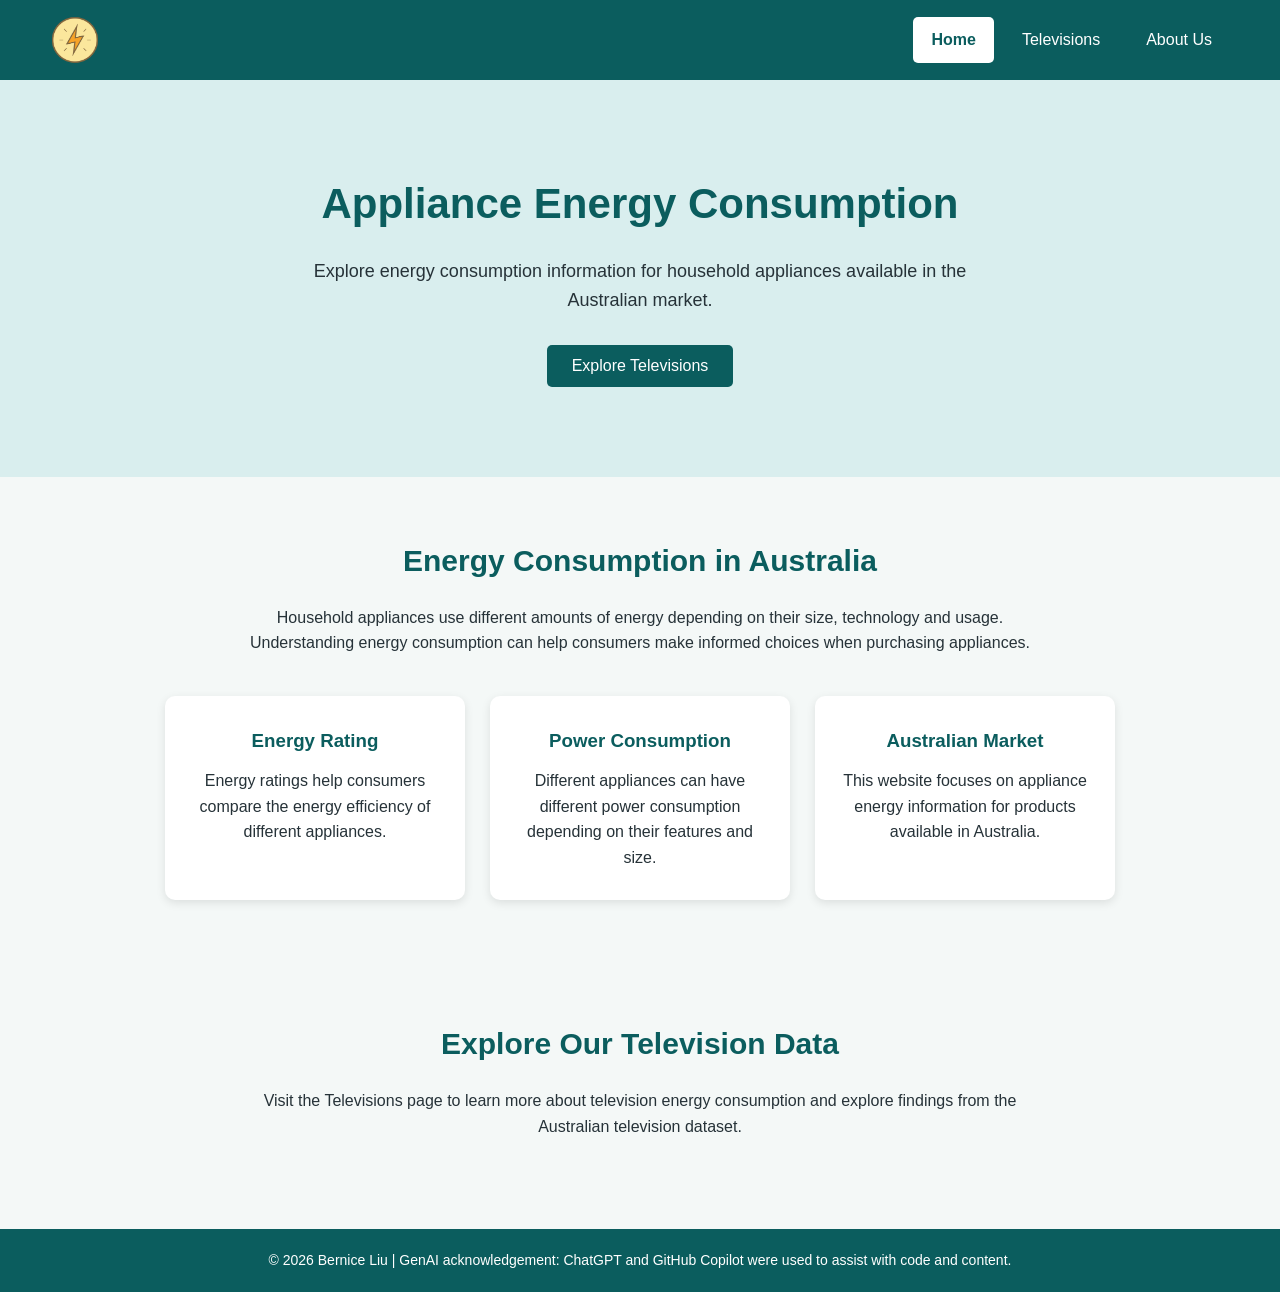
<file: index.html>
<!DOCTYPE html>
<html lang="en">

<head>
    <meta charset="UTF-8">
    <meta name="viewport" content="width=device-width, initial-scale=1.0">

    <title>Appliance Energy Consumption</title>

    <link rel="stylesheet" href="styles.css">
</head>

<body>

<header>
    <nav class="navbar">

        <a href="index.html" class="logo">
            <img src="PowerIcon.png" alt="Power logo">
        </a>

        <!-- Navigation links -->
        <div class="nav-links">

            <a href="index.html" class="nav-link">
                Home
            </a>

            <a href="televisions.html" class="nav-link">
                Televisions
            </a>

            <a href="about.html" class="nav-link">
                About Us
            </a>

        </div>

    </nav>
</header>


<main>

    <!-- Homepage introduction -->
    <section class="hero">

        <h1>Appliance Energy Consumption</h1>

        <p>
            Explore energy consumption information for household
            appliances available in the Australian market.
        </p>

        <button onclick="exploreTelevisions()">
            Explore Televisions
        </button>

    </section>


    <!-- General energy information -->
    <section class="content">

        <h2>Energy Consumption in Australia</h2>

        <p>
            Household appliances use different amounts of energy
            depending on their size, technology and usage. Understanding
            energy consumption can help consumers make informed choices
            when purchasing appliances.
        </p>


        <div class="cards">

            <div class="card">

                <h3>Energy Rating</h3>

                <p>
                    Energy ratings help consumers compare the energy
                    efficiency of different appliances.
                </p>

            </div>


            <div class="card">

                <h3>Power Consumption</h3>

                <p>
                    Different appliances can have different power
                    consumption depending on their features and size.
                </p>

            </div>


            <div class="card">

                <h3>Australian Market</h3>

                <p>
                    This website focuses on appliance energy information
                    for products available in Australia.
                </p>

            </div>

        </div>

    </section>


    <!-- Television data preview -->
    <section class="content">

        <h2>Explore Our Television Data</h2>

        <p>
            Visit the Televisions page to learn more about television
            energy consumption and explore findings from the Australian
            television dataset.
        </p>

    </section>

</main>


<!-- Footer -->
<footer>

    <p>
        &copy; 2026 Bernice Liu | GenAI acknowledgement:
        ChatGPT and GitHub Copilot were used to assist with code and content.
    </p>

</footer>


<script src="script.js"></script>

</body>
</html>
</file>
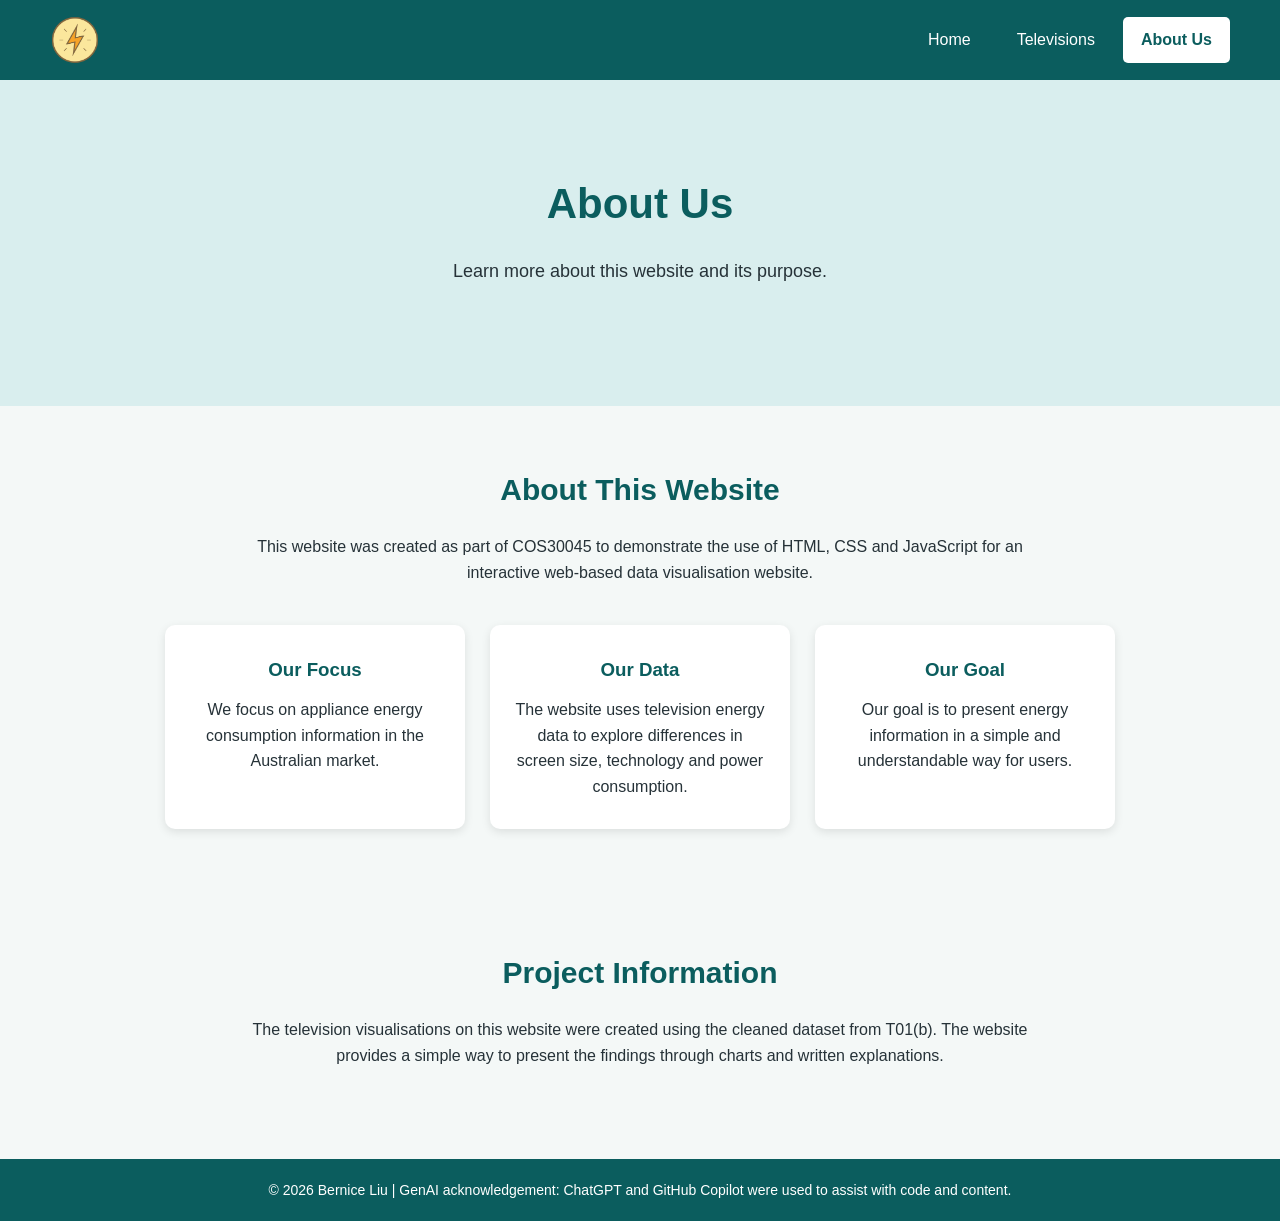
<file: about.html>
<!DOCTYPE html>
<html lang="en">

<head>

    <meta charset="UTF-8">
    <meta name="viewport" content="width=device-width, initial-scale=1.0">

    <title>About Us - Appliance Energy Consumption</title>

    <link rel="stylesheet" href="styles.css">

</head>


<body>

<header>

    <nav class="navbar">

        <a href="index.html" class="logo">
            <img src="PowerIcon.png" alt="Power logo">
        </a>


        <!-- Navigation links -->
        <div class="nav-links">

            <a href="index.html" class="nav-link">
                Home
            </a>

            <a href="televisions.html" class="nav-link">
                Televisions
            </a>

            <a href="about.html" class="nav-link">
                About Us
            </a>

        </div>

    </nav>

</header>


<main>

    <!-- About introduction -->
    <section class="hero">

        <h1>About Us</h1>

        <p>
            Learn more about this website and its purpose.
        </p>

    </section>


    <!-- About the website -->
    <section class="content">

        <h2>About This Website</h2>

        <p>
            This website was created as part of COS30045 to demonstrate
            the use of HTML, CSS and JavaScript for an interactive
            web-based data visualisation website.
        </p>


        <div class="cards">

            <div class="card">

                <h3>Our Focus</h3>

                <p>
                    We focus on appliance energy consumption information
                    in the Australian market.
                </p>

            </div>


            <div class="card">

                <h3>Our Data</h3>

                <p>
                    The website uses television energy data to explore
                    differences in screen size, technology and power
                    consumption.
                </p>

            </div>


            <div class="card">

                <h3>Our Goal</h3>

                <p>
                    Our goal is to present energy information in a
                    simple and understandable way for users.
                </p>

            </div>

        </div>

    </section>


    <!-- Website information -->
    <section class="content">

        <h2>Project Information</h2>

        <p>
            The television visualisations on this website were created
            using the cleaned dataset from T01(b). The website provides
            a simple way to present the findings through charts and
            written explanations.
        </p>

    </section>

</main>


<!-- Footer -->
<footer>

    <p>
        &copy; 2026 Bernice Liu | GenAI acknowledgement:
        ChatGPT and GitHub Copilot were used to assist with code and content.
    </p>

</footer>


<script src="script.js"></script>

</body>
</html>
</file>
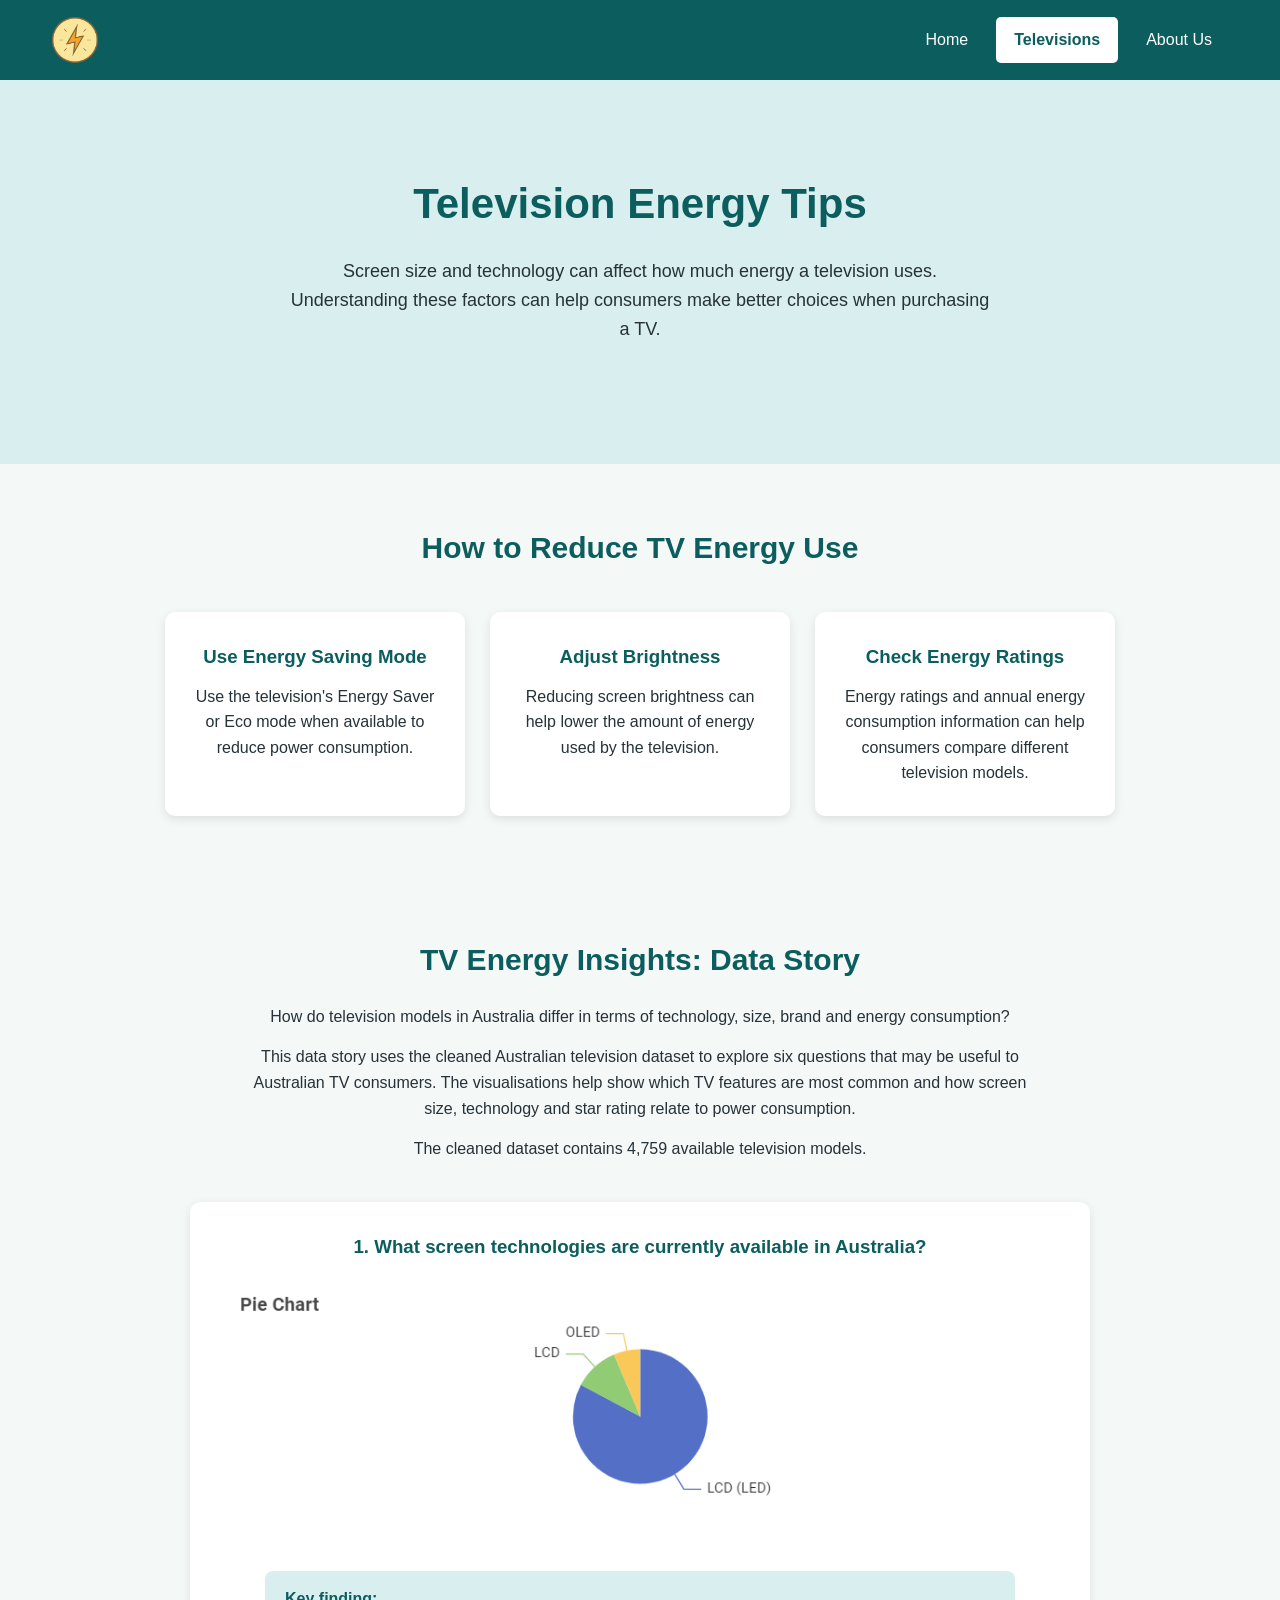
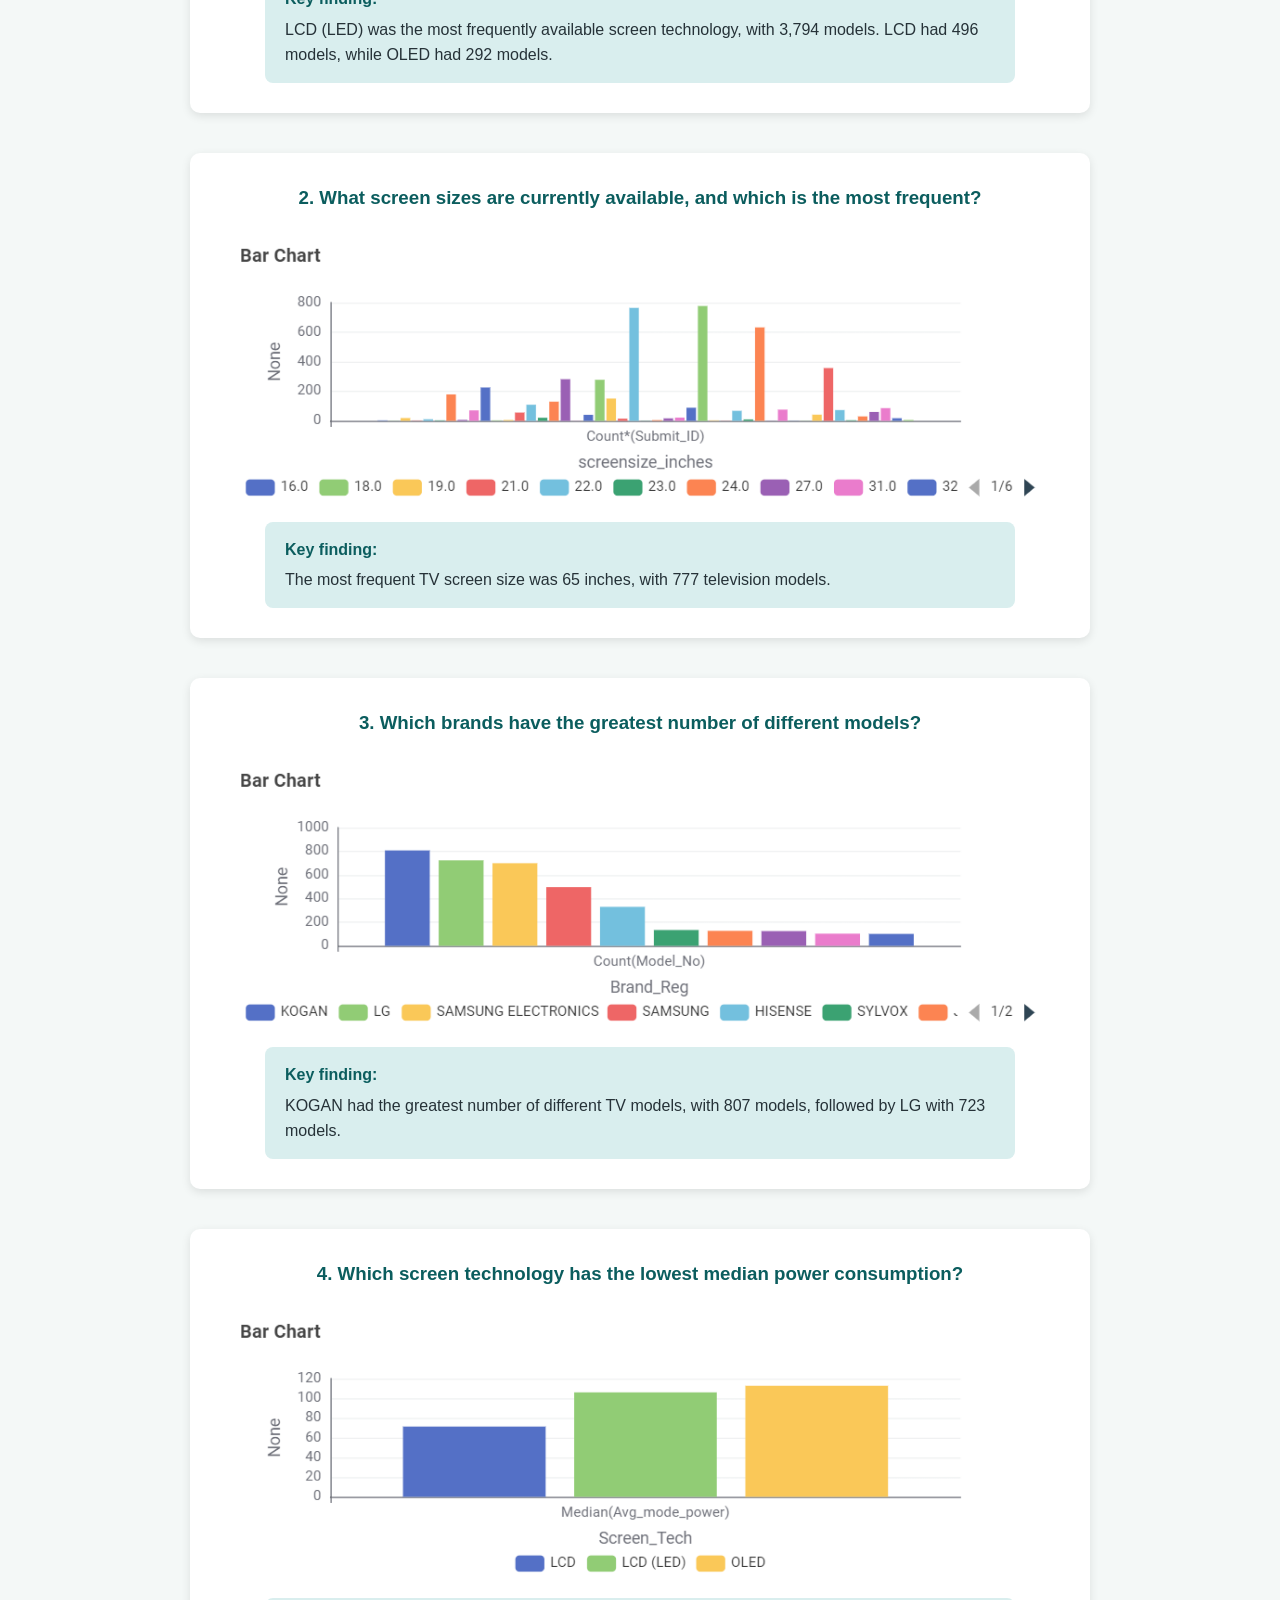
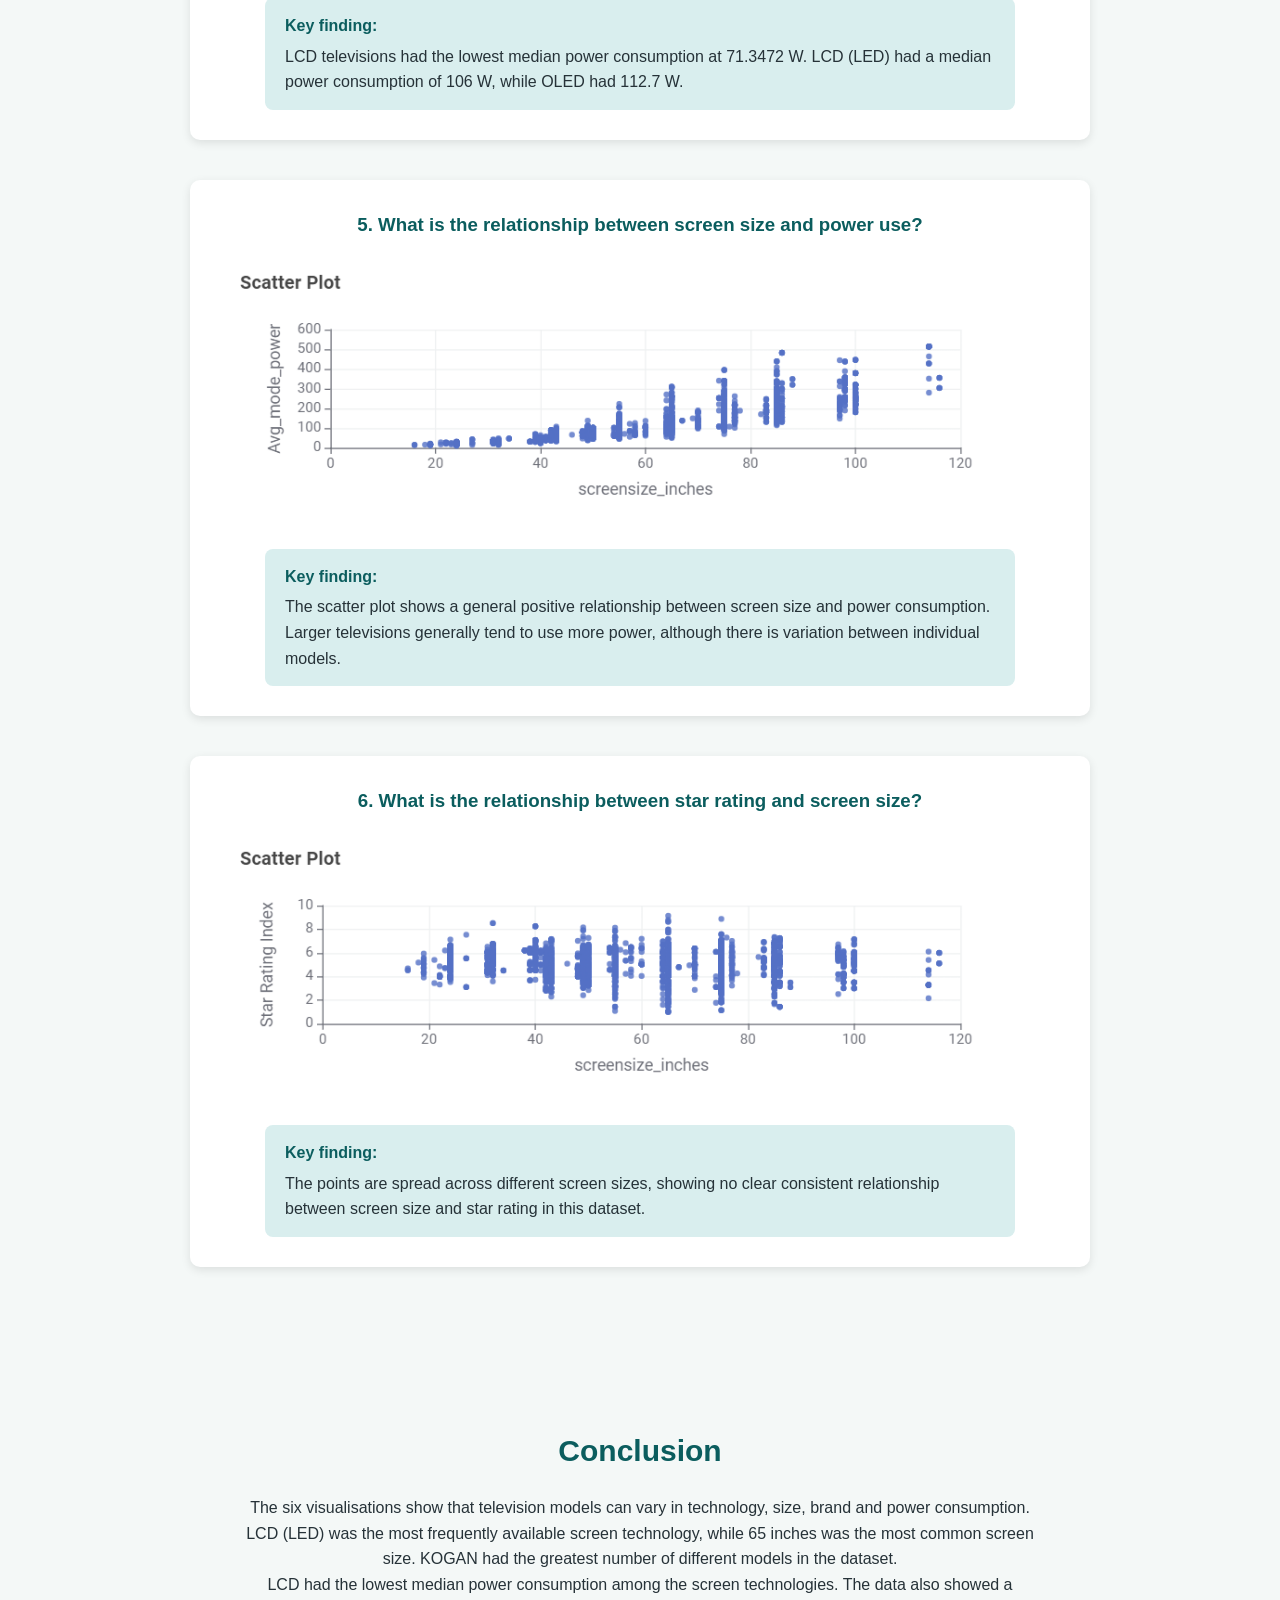
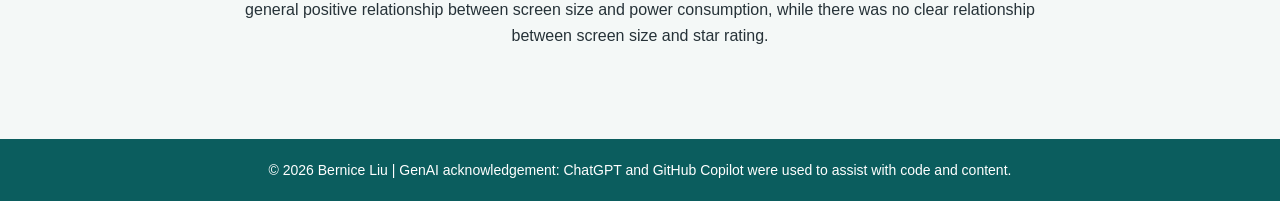
<file: televisions.html>
<!DOCTYPE html>
<html lang="en">

<head>
    <meta charset="UTF-8">
    <meta name="viewport" content="width=device-width, initial-scale=1.0">

    <title>Televisions - Appliance Energy Consumption</title>

    <link rel="stylesheet" href="styles.css">
</head>

<body>

<header>
    <nav class="navbar">

        <a href="index.html" class="logo">
            <img src="PowerIcon.png" alt="Power logo">
        </a>

        <!-- Navigation links -->
        <div class="nav-links">

            <a href="index.html" class="nav-link">
                Home
            </a>

            <a href="televisions.html" class="nav-link">
                Televisions
            </a>

            <a href="about.html" class="nav-link">
                About Us
            </a>

        </div>

    </nav>
</header>


<main>

    <!-- T01(a): Television Energy Tips -->
    <section class="hero">

        <h1>Television Energy Tips</h1>

        <p>
            Screen size and technology can affect how much energy
            a television uses. Understanding these factors can help
            consumers make better choices when purchasing a TV.
        </p>

    </section>


    <!-- T01(a): Energy Tips -->
    <section class="content">

        <h2>How to Reduce TV Energy Use</h2>

        <div class="cards">

            <div class="card">

                <h3>Use Energy Saving Mode</h3>

                <p>
                    Use the television's Energy Saver or Eco mode
                    when available to reduce power consumption.
                </p>

            </div>


            <div class="card">

                <h3>Adjust Brightness</h3>

                <p>
                    Reducing screen brightness can help lower the
                    amount of energy used by the television.
                </p>

            </div>


            <div class="card">

                <h3>Check Energy Ratings</h3>

                <p>
                    Energy ratings and annual energy consumption
                    information can help consumers compare different
                    television models.
                </p>

            </div>

        </div>

    </section>


    <!-- T03: Data Story -->
    <section class="content">

        <h2>TV Energy Insights: Data Story</h2>

        <div class="story-intro">

            <p>
                How do television models in Australia differ in terms
                of technology, size, brand and energy consumption?
            </p>

            <p>
                This data story uses the cleaned Australian television
                dataset to explore six questions that may be useful to
                Australian TV consumers. The visualisations help show
                which TV features are most common and how screen size,
                technology and star rating relate to power consumption.
            </p>

            <p>
                The cleaned dataset contains 4,759 available television
                models.
            </p>

        </div>


        <!-- Question 1 -->
        <div class="chart-container">

            <h3>
                1. What screen technologies are currently available
                in Australia?
            </h3>

            <img src="charts/PieChart_T02_Q1.png"
                 alt="Pie chart showing the frequency of television screen technologies">

            <div class="finding">

                <strong>Key finding:</strong>

                <p>
                    LCD (LED) was the most frequently available screen
                    technology, with 3,794 models. LCD had 496 models,
                    while OLED had 292 models.
                </p>

            </div>

        </div>


        <!-- Question 2 -->
        <div class="chart-container">

            <h3>
                2. What screen sizes are currently available,
                and which is the most frequent?
            </h3>

            <img src="charts/BarChart_T02_Q2.png"
                 alt="Bar chart showing the frequency of television screen sizes">

            <div class="finding">

                <strong>Key finding:</strong>

                <p>
                    The most frequent TV screen size was 65 inches,
                    with 777 television models.
                </p>

            </div>

        </div>


        <!-- Question 3 -->
        <div class="chart-container">

            <h3>
                3. Which brands have the greatest number of
                different models?
            </h3>

            <img src="charts/BarChart_T02_Q3.png"
                 alt="Bar chart showing the number of television models by brand">

            <div class="finding">

                <strong>Key finding:</strong>

                <p>
                    KOGAN had the greatest number of different TV models,
                    with 807 models, followed by LG with 723 models.
                </p>

            </div>

        </div>


        <!-- Question 4 -->
        <div class="chart-container">

            <h3>
                4. Which screen technology has the lowest
                median power consumption?
            </h3>

            <img src="charts/BarChart_T02_Q4.png"
                 alt="Bar chart showing median power consumption by screen technology">

            <div class="finding">

                <strong>Key finding:</strong>

                <p>
                    LCD televisions had the lowest median power
                    consumption at 71.3472 W. LCD (LED) had a median
                    power consumption of 106 W, while OLED had
                    112.7 W.
                </p>

            </div>

        </div>


        <!-- Question 5 -->
        <div class="chart-container">

            <h3>
                5. What is the relationship between screen size
                and power use?
            </h3>

            <img src="charts/ScatterPlot_T02_Q5.png"
                 alt="Scatter plot showing the relationship between screen size and power consumption">

            <div class="finding">

                <strong>Key finding:</strong>

                <p>
                    The scatter plot shows a general positive relationship
                    between screen size and power consumption. Larger
                    televisions generally tend to use more power, although
                    there is variation between individual models.
                </p>

            </div>

        </div>


        <!-- Question 6 -->
        <div class="chart-container">

            <h3>
                6. What is the relationship between star rating
                and screen size?
            </h3>

            <img src="charts/ScatterPlot_T02_Q6.png"
                 alt="Scatter plot showing the relationship between screen size and star rating">

            <div class="finding">

                <strong>Key finding:</strong>

                <p>
                    The points are spread across different screen sizes,
                    showing no clear consistent relationship between
                    screen size and star rating in this dataset.
                </p>

            </div>

        </div>

    </section>


    <!-- T03: Conclusion -->
    <section class="content">

        <h2>Conclusion</h2>

        <p>
            The six visualisations show that television models can vary
            in technology, size, brand and power consumption. LCD (LED)
            was the most frequently available screen technology, while
            65 inches was the most common screen size. KOGAN had the
            greatest number of different models in the dataset.
        </p>

        <p>
            LCD had the lowest median power consumption among the screen
            technologies. The data also showed a general positive
            relationship between screen size and power consumption,
            while there was no clear relationship between screen size
            and star rating.
        </p>

    </section>

</main>


<!-- Footer -->
<footer>

    <p>
        &copy; 2026 Bernice Liu | GenAI acknowledgement:
        ChatGPT and GitHub Copilot were used to assist with code and content.
    </p>

</footer>


<script src="script.js"></script>

</body>
</html>
</file>
<file: styles.css>
* {
    box-sizing: border-box;
    margin: 0;
    padding: 0;
}


/* Body */
body {
    font-family: Arial, sans-serif;
    background-color: #f4f8f7;
    color: #263238;
    line-height: 1.6;
}


/* Navigation bar */
.navbar {
    display: flex;
    align-items: center;
    justify-content: space-between;
    background-color: #0b5d5e;
    padding: 15px 50px;
    position: sticky;
    top: 0;
    z-index: 1000;
}


/* Power logo */
.logo {
    display: flex;
    align-items: center;
    text-decoration: none;
    transition: 0.3s;
}

.logo img {
    width: 50px;
    height: 50px;
    object-fit: contain;
}

.logo:hover {
    transform: scale(1.08);
}


/* Navigation links */
.nav-links {
    display: flex;
    gap: 10px;
}

.nav-link {
    color: white;
    text-decoration: none;
    padding: 10px 18px;
    border-radius: 5px;
    transition: 0.3s;
}


/* Mouse-over feedback */
.nav-link:hover {
    background-color: #74c7c8;
    color: #123333;
}


/* Current page feedback */
.nav-link.active {
    background-color: white;
    color: #0b5d5e;
    font-weight: bold;
}


/* Hero section */
.hero {
    text-align: center;
    padding: 90px 20px;
    background-color: #d9eeee;
}

.hero h1 {
    font-size: 42px;
    margin-bottom: 20px;
    color: #0b5d5e;
}

.hero p {
    max-width: 700px;
    margin: 0 auto 30px;
    font-size: 18px;
}


/* Hero button */
.hero button {
    background-color: #0b5d5e;
    color: white;
    border: none;
    padding: 12px 25px;
    border-radius: 5px;
    font-size: 16px;
    cursor: pointer;
    transition: 0.3s;
}

.hero button:hover {
    background-color: #074546;
    transform: translateY(-2px);
}


/* Main content */
.content {
    max-width: 1100px;
    margin: auto;
    padding: 60px 30px;
    text-align: center;
}

.content h2 {
    color: #0b5d5e;
    margin-bottom: 20px;
    font-size: 30px;
}

.content > p {
    max-width: 800px;
    margin: auto;
}


/* Cards */
.cards {
    display: flex;
    justify-content: center;
    gap: 25px;
    margin-top: 40px;
    flex-wrap: wrap;
}

.card {
    background-color: white;
    width: 300px;
    min-height: 180px;
    padding: 30px 25px;
    border-radius: 10px;
    box-shadow: 0 3px 10px rgba(0, 0, 0, 0.1);
    transition: 0.3s;
}

.card:hover {
    transform: translateY(-5px);
    box-shadow: 0 6px 15px rgba(0, 0, 0, 0.15);
}

.card h3 {
    color: #0b5d5e;
    margin-bottom: 12px;
}


/* T03 Data Story Introduction */
.story-intro {
    max-width: 800px;
    margin: 0 auto 40px;
}

.story-intro p {
    margin-bottom: 15px;
}


/* T03 Chart sections */
.chart-container {
    background-color: white;
    margin: 40px auto;
    padding: 30px;
    max-width: 900px;
    border-radius: 10px;
    box-shadow: 0 3px 10px rgba(0, 0, 0, 0.1);
}

.chart-container h3 {
    color: #0b5d5e;
    margin-bottom: 20px;
}

.chart-container img {
    width: 100%;
    max-width: 800px;
    height: auto;
    display: block;
    margin: 0 auto 20px;
}

.chart-container p {
    max-width: 750px;
    margin: auto;
}


/* T03 Key Finding */
.finding {
    max-width: 750px;
    margin: 20px auto 0;
    padding: 15px 20px;
    background-color: #d9eeee;
    border-radius: 8px;
    text-align: left;
}

.finding strong {
    color: #0b5d5e;
}

.finding p {
    margin-top: 5px;
}


/* Footer */
footer {
    background-color: #0b5d5e;
    color: white;
    text-align: center;
    padding: 20px;
    margin-top: 30px;
}

footer p {
    font-size: 14px;
}


/* Responsive layout */
@media (max-width: 700px) {

    .navbar {
        padding: 15px 20px;
        flex-direction: column;
        gap: 15px;
    }

    .nav-links {
        flex-wrap: wrap;
        justify-content: center;
    }

    .hero h1 {
        font-size: 32px;
    }

    .content {
        padding: 40px 20px;
    }

    .card {
        width: 100%;
        max-width: 350px;
    }

    .chart-container {
        padding: 20px;
    }

    .chart-container h3 {
        font-size: 20px;
    }
}
</file>
